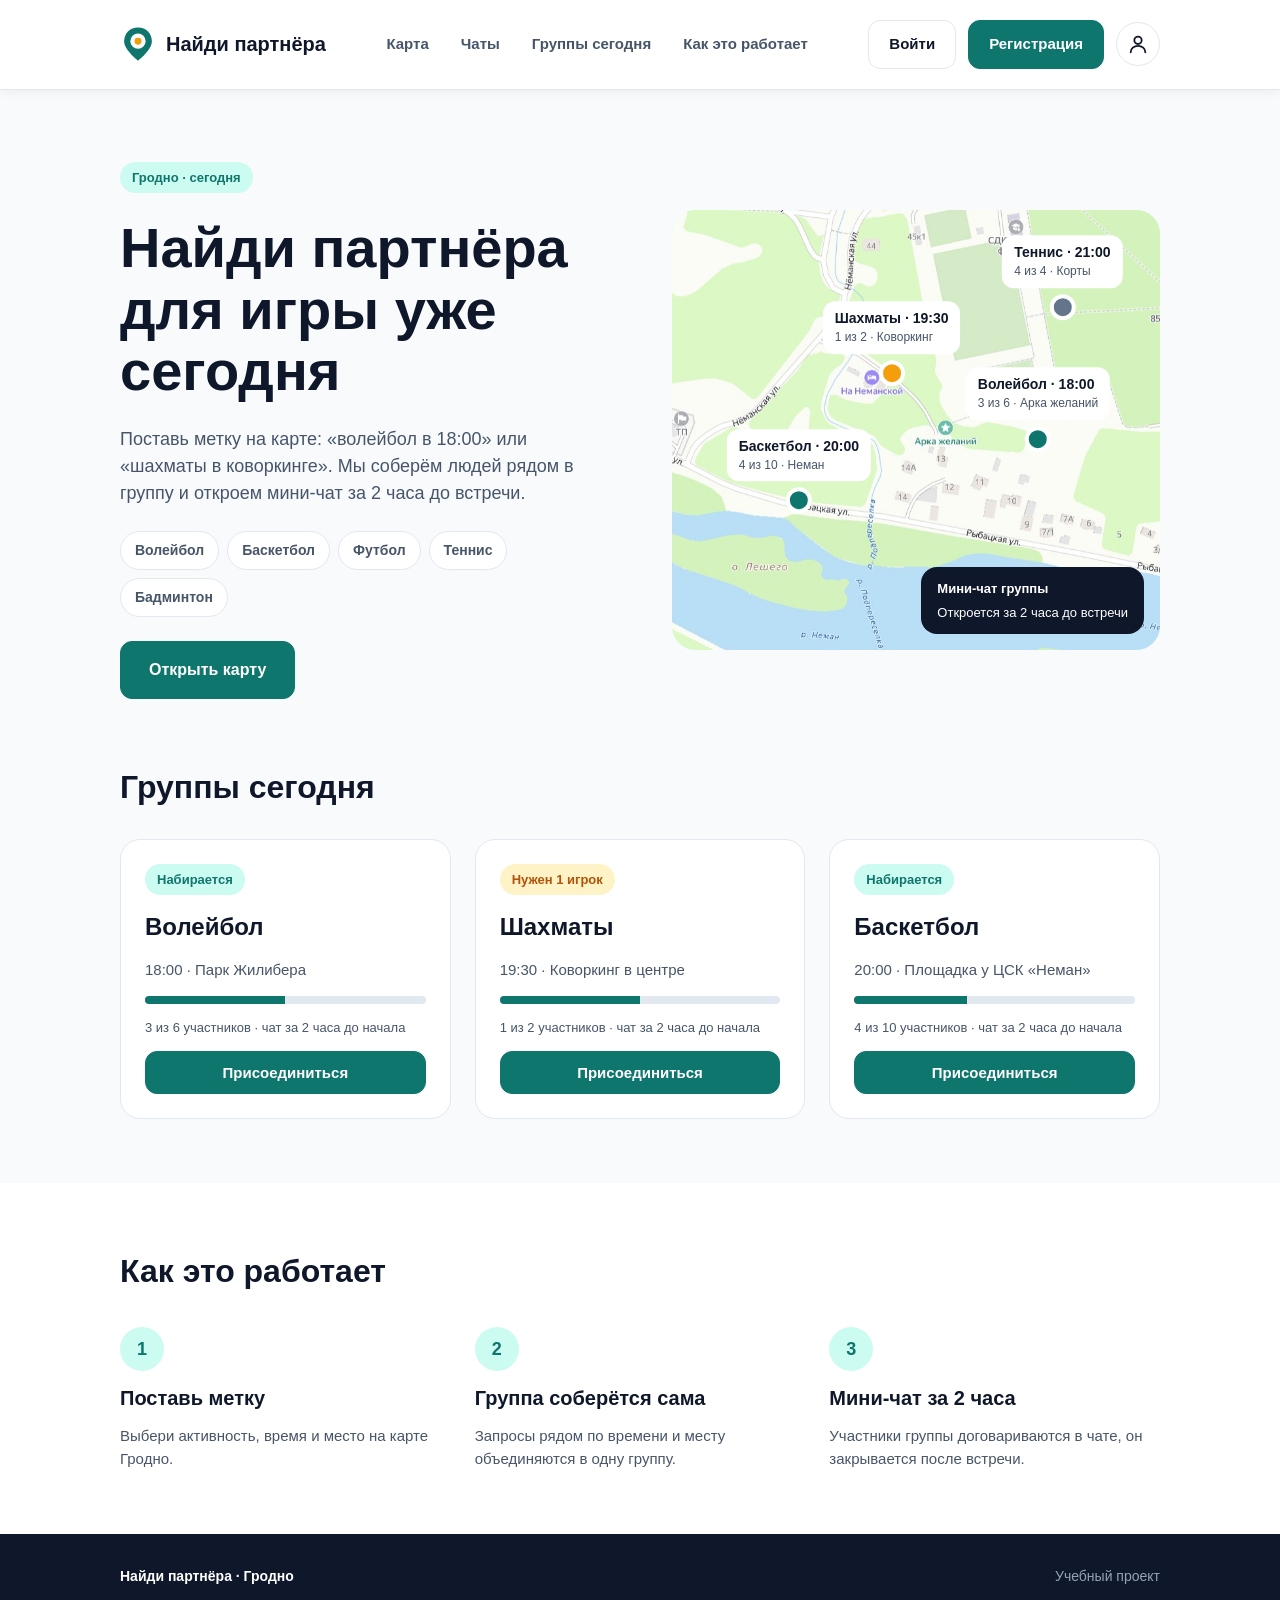
<file: index.html>
<!DOCTYPE html>
<html lang="ru">
<head>
    <meta charset="UTF-8">
    <meta name="viewport" content="width=device-width, initial-scale=1.0">
    <title>Найди партнёра - Гродно</title>
    <link rel="icon" type="image/svg+xml" href="favicon.svg">
    <link rel="stylesheet" href="css/style.css">
</head>
<body>
    <div class="page">
        <header class="header">
            <a class="logo" href="index.html" aria-label="Найди партнёра">
                <svg class="logo__mark" viewBox="0 0 52 52" width="36" height="36" aria-hidden="true">
                    <path class="logo__pin" d="M26 2C14 2 6 11 6 22c0 13 20 28 20 28s20-15 20-28C46 11 38 2 26 2z"></path>
                    <circle class="logo__hole" cx="26" cy="22" r="11"></circle>
                    <circle class="logo__dot" cx="26" cy="22" r="5"></circle>
                </svg>
                <span class="logo__text">Найди партнёра</span>
            </a>

            <input class="burger__input" type="checkbox" id="burger" aria-label="Открыть меню">
            <label class="burger" for="burger">
                <span class="burger__line"></span>
                <span class="burger__line"></span>
                <span class="burger__line"></span>
            </label>

            <nav class="nav">
                <a class="nav__link" href="map.html">Карта</a>
                <a class="nav__link" href="chats.html">Чаты</a>
                <a class="nav__link" href="#groups">Группы сегодня</a>
                <a class="nav__link" href="#how">Как это работает</a>
            </nav>

            <div class="auth">
                <a class="btn btn--outline" href="login.html">Войти</a>
                <a class="btn btn--primary" href="register.html">Регистрация</a>
                <button class="user" type="button" id="userBtn" aria-haspopup="dialog" aria-controls="authDialog" aria-label="Личный кабинет">
                    <svg class="user__icon" viewBox="0 0 24 24" width="22" height="22" fill="none"
                        stroke="currentColor" stroke-width="2" stroke-linecap="round"
                        stroke-linejoin="round" aria-hidden="true">
                        <circle cx="12" cy="8" r="4"></circle>
                        <path d="M4 21c0-4 3.6-7 8-7s8 3 8 7"></path>
                    </svg>
                </button>
            </div>
        </header>

        <main class="main">
            <section class="hero">
                <div class="hero__text">
                    <span class="chip chip--soft">Гродно · сегодня</span>
                    <h1 class="hero__title">Найди партнёра для игры уже сегодня</h1>
                    <p class="hero__lead">
                        Поставь метку на карте: «волейбол в 18:00» или «шахматы в коворкинге».
                        Мы соберём людей рядом в группу и откроем мини-чат за 2 часа до встречи.
                    </p>

                    <ul class="sports">
                        <li class="sports__item">Волейбол</li>
                        <li class="sports__item">Баскетбол</li>
                        <li class="sports__item">Футбол</li>
                        <li class="sports__item">Теннис</li>
                        <li class="sports__item">Бадминтон</li>
                    </ul>

                    <div class="hero__actions">
                        <a class="btn btn--primary btn--lg" href="map.html">Открыть карту</a>
                    </div>

                    
                </div>

                <div class="hero__map">
                    <div class="map">
                        <img class="map__img" src="img/map.jpg" alt="" width="1296" height="672">

                        <div class="pin pin--1" aria-hidden="true">
                            <span class="pin__label">Волейбол · 18:00<br><small>3 из 6 · Арка желаний</small></span>
                            <span class="pin__dot"></span>
                        </div>
                        <div class="pin pin--2" aria-hidden="true">
                            <span class="pin__label">Шахматы · 19:30<br><small>1 из 2 · Коворкинг</small></span>
                            <span class="pin__dot pin__dot--amber"></span>
                        </div>
                        <div class="pin pin--3" aria-hidden="true">
                            <span class="pin__label">Баскетбол · 20:00<br><small>4 из 10 · Неман</small></span>
                            <span class="pin__dot"></span>
                        </div>
                        <div class="pin pin--4" aria-hidden="true">
                            <span class="pin__label">Теннис · 21:00<br><small>4 из 4 · Корты</small></span>
                            <span class="pin__dot pin__dot--full"></span>
                        </div>

                        <div class="map__chat">
                            <strong>Мини-чат группы</strong>
                            <span>Откроется за 2 часа до встречи</span>
                        </div>
                    </div>
                </div>
            </section>
            <section class="groups" id="groups">
                <div class="groups__head">
                    <h2 class="groups__title">Группы сегодня</h2>
                </div>

                <div class="groups__list">
                    <article class="group">
                        <span class="chip chip--soft">Набирается</span>
                        <h3 class="group__name">Волейбол</h3>
                        <p class="group__info">18:00 · Парк Жилибера</p>
                        <div class="progress"><span class="progress__bar" style="width: 50%"></span></div>
                        <p class="group__meta">3 из 6 участников · чат за 2 часа до начала</p>
                        <button class="btn btn--primary group__btn" type="button" data-open-auth>Присоединиться</button>
                    </article>

                    <article class="group">
                        <span class="chip chip--amber">Нужен 1 игрок</span>
                        <h3 class="group__name">Шахматы</h3>
                        <p class="group__info">19:30 · Коворкинг в центре</p>
                        <div class="progress"><span class="progress__bar" style="width: 50%"></span></div>
                        <p class="group__meta">1 из 2 участников · чат за 2 часа до начала</p>
                        <button class="btn btn--primary group__btn" type="button" data-open-auth>Присоединиться</button>
                    </article>

                    <article class="group">
                        <span class="chip chip--soft">Набирается</span>
                        <h3 class="group__name">Баскетбол</h3>
                        <p class="group__info">20:00 · Площадка у ЦСК «Неман»</p>
                        <div class="progress"><span class="progress__bar" style="width: 40%"></span></div>
                        <p class="group__meta">4 из 10 участников · чат за 2 часа до начала</p>
                        <button class="btn btn--primary group__btn" type="button" data-open-auth>Присоединиться</button>
                    </article>
                </div>
            </section>
            <section class="how" id="how">
                <h2 class="how__title">Как это работает</h2>
                <ol class="steps">
                    <li class="step">
                        <span class="step__num">1</span>
                        <h3 class="step__title">Поставь метку</h3>
                        <p class="step__text">Выбери активность, время и место на карте Гродно.</p>
                    </li>
                    <li class="step">
                        <span class="step__num">2</span>
                        <h3 class="step__title">Группа соберётся сама</h3>
                        <p class="step__text">Запросы рядом по времени и месту объединяются в одну группу.</p>
                    </li>
                    <li class="step">
                        <span class="step__num">3</span>
                        <h3 class="step__title">Мини-чат за 2 часа</h3>
                        <p class="step__text">Участники группы договариваются в чате, он закрывается после встречи.</p>
                    </li>
                </ol>
            </section>
        </main>

        <footer class="footer">
            <span class="footer__name">Найди партнёра · Гродно  </span>
            <span class="footer__note">Учебный проект</span>
        </footer>
    </div>
    <script>
        const burger = document.getElementById('burger');
        document.querySelectorAll('.nav a').forEach(function (link) {
            link.addEventListener('click', function () {
                burger.checked = false;
            });
        });
    </script>
    <dialog class="auth-dialog" id="authDialog" aria-labelledby="authDialogTitle">
        <div class="auth-dialog__card">
            <button class="auth-dialog__close" type="button" aria-label="Закрыть" data-close>&times;</button>
            <img class="auth-dialog__logo" src="img/logo.svg" alt="" width="72" height="72">
            <h2 class="auth-dialog__title" id="authDialogTitle">Найди партнёра</h2>
            <p class="auth-dialog__text">
                Войдите или зарегистрируйтесь, чтобы ставить метки на карте Гродно,
                присоединяться к группам и общаться в чате.
            </p>
            <div class="auth-dialog__actions">
                <a class="btn btn--primary btn--lg" href="login.html">Войти</a>
                <a class="btn btn--outline btn--lg" href="register.html">Регистрация</a>
            </div>
        </div>
    </dialog>

    <script src="js/auth-dialog.js"></script>
</body>
</html>
</file>
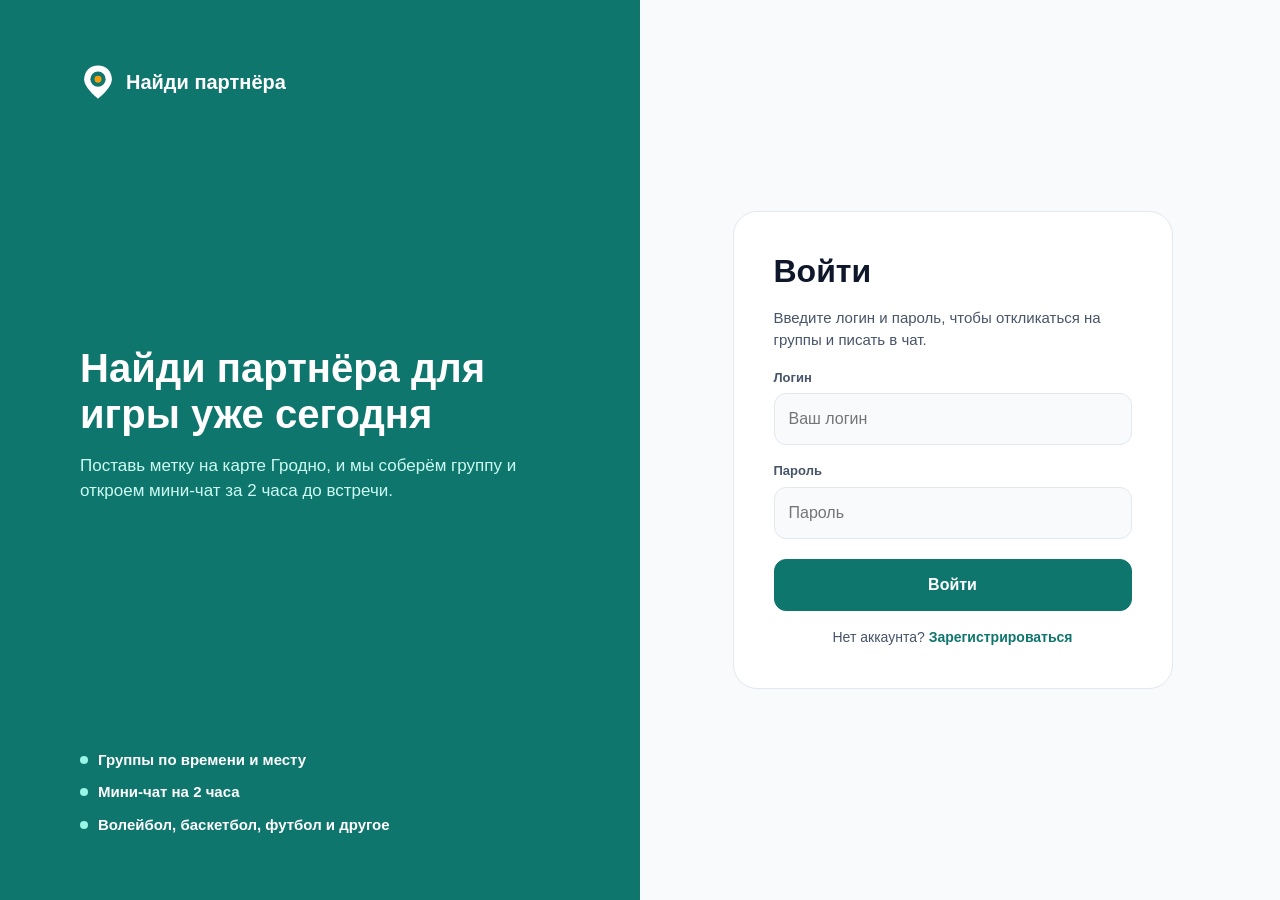
<file: login.html>
<!DOCTYPE html>
<html lang="ru">
<head>
    <meta charset="UTF-8">
    <meta name="viewport" content="width=device-width, initial-scale=1.0">
    <title>Вход - Найди партнёра</title>
    <link rel="icon" type="image/svg+xml" href="favicon.svg">
    <link rel="stylesheet" href="css/style.css">
    <link rel="stylesheet" href="css/auth.css">
</head>
<body>
    <div class="login">
        <aside class="promo">
            <a class="logo" href="index.html">
                <svg class="logo__mark" viewBox="0 0 52 52" width="36" height="36" aria-hidden="true">
                    <path class="logo__pin" d="M26 2C14 2 6 11 6 22c0 13 20 28 20 28s20-15 20-28C46 11 38 2 26 2z"></path>
                    <circle class="logo__hole" cx="26" cy="22" r="11"></circle>
                    <circle class="logo__dot" cx="26" cy="22" r="5"></circle>
                </svg>
                <span class="logo__text">Найди партнёра</span>
            </a>
            <div class="promo__body">
                <p class="promo__title">Найди партнёра для игры уже сегодня</p>
                <p class="promo__text">
                    Поставь метку на карте Гродно, и мы соберём группу
                    и откроем мини-чат за 2 часа до встречи.
                </p>
            </div>
            <ul class="benefits">
                <li class="benefits__item">Группы по времени и месту</li>
                <li class="benefits__item">Мини-чат на 2 часа</li>
                <li class="benefits__item">Волейбол, баскетбол, футбол и другое</li>
            </ul>
        </aside>

        <main class="login__main">
            <div class="card">
                <h1 class="card__title">Войти</h1>
                <p class="card__lead">Введите логин и пароль, чтобы откликаться на группы и писать в чат.</p>
                <form class="form" action="#" method="post">
                    <div class="field">
                        <label class="field__label" for="login">Логин</label>
                        <input class="field__control" id="login" name="login" type="text"
                        placeholder="Ваш логин" autocomplete="username" required>
                    </div>
                    <div class="field">
                        <label class="field__label" for="password">Пароль</label>
                        <input class="field__control" id="password" name="password" type="password"
                            placeholder="Пароль" autocomplete="current-password" required>
                    </div>
                    <button class="btn btn--primary btn--lg" type="submit">Войти</button>
                </form>
                <p class="card__switch">
                    Нет аккаунта?
                    <a class="card__link" href="register.html">Зарегистрироваться</a>
                </p>
            </div>
        </main>
    </div>
</body>
</html>
</file>
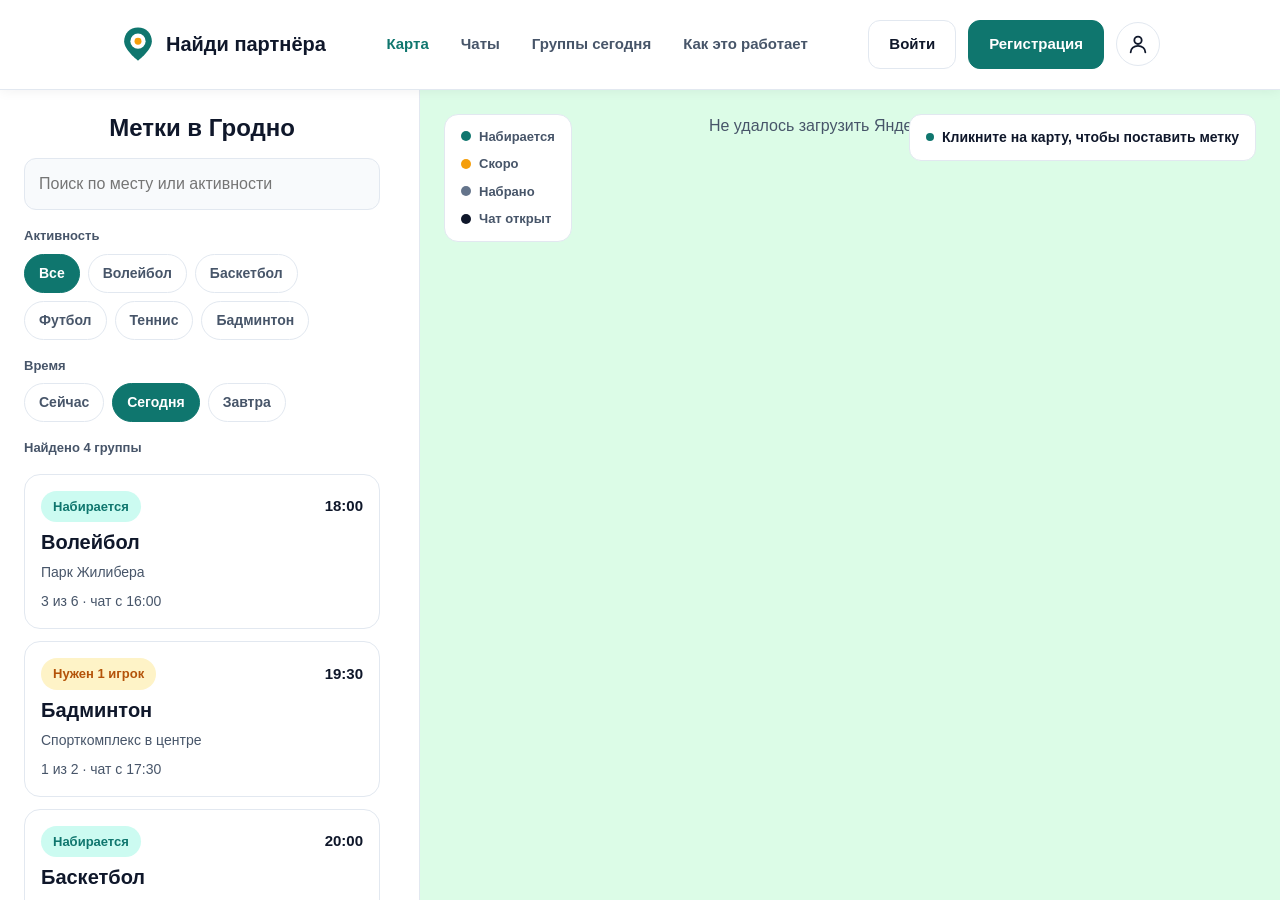
<file: map.html>
<!DOCTYPE html>
<html lang="ru">
<head>
    <meta charset="UTF-8">
    <meta name="viewport" content="width=device-width, initial-scale=1.0">
    <title>Карта - Найди партнёра</title>
    <link rel="icon" type="image/svg+xml" href="favicon.svg">
    <link rel="stylesheet" href="css/style.css">
    <link rel="stylesheet" href="css/map.css">
</head>
<body>
    <div class="page page--map">   
        <header class="header">
            <a class="logo" href="index.html" aria-label="Найди партнёра">
                <svg class="logo__mark" viewBox="0 0 52 52" width="36" height="36" aria-hidden="true">
                    <path class="logo__pin" d="M26 2C14 2 6 11 6 22c0 13 20 28 20 28s20-15 20-28C46 11 38 2 26 2z"></path>
                    <circle class="logo__hole" cx="26" cy="22" r="11"></circle>
                    <circle class="logo__dot" cx="26" cy="22" r="5"></circle>
                </svg>
                <span class="logo__text">Найди партнёра</span>
            </a>

            <input class="burger__input" type="checkbox" id="burger" aria-label="Открыть меню">
            <label class="burger" for="burger">
                <span class="burger__line"></span>
                <span class="burger__line"></span>
                <span class="burger__line"></span>
            </label>

            <nav class="nav">
                <a class="nav__link nav__link--active" href="map.html" aria-current="page">Карта</a>
                <a class="nav__link" href="chats.html">Чаты</a>
                <a class="nav__link" href="index.html#groups">Группы сегодня</a>
                <a class="nav__link" href="index.html#how">Как это работает</a>
            </nav>

            <div class="auth">
                <a class="btn btn--outline" href="login.html">Войти</a>
                <a class="btn btn--primary" href="register.html">Регистрация</a>
                <button class="user" type="button" id="userBtn" aria-haspopup="dialog" aria-controls="authDialog" aria-label="Личный кабинет">
                    <svg class="user__icon" viewBox="0 0 24 24" width="22" height="22" fill="none"
                        stroke="currentColor" stroke-width="2" stroke-linecap="round"
                        stroke-linejoin="round" aria-hidden="true">
                        <circle cx="12" cy="8" r="4"></circle>
                        <path d="M4 21c0-4 3.6-7 8-7s8 3 8 7"></path>
                    </svg>
                </button>
            </div>
        </header>

        <main class="main map-page">
            <aside class="sidebar">
                <h1 class="sidebar__title">Метки в Гродно</h1>

                <input class="field__control" type="search" name="q"
                    placeholder="Поиск по месту или активности" aria-label="Поиск по месту или активности">

                <div class="filters">
                    <div class="filters__group" role="radiogroup" aria-labelledby="f-sport">
                        <span class="filters__title" id="f-sport">Активность</span>
                        <div class="filters__row">
                            <label class="filter">
                                <input class="filter__input" type="radio" name="sport" value="all" checked>
                                <span class="filter__text">Все</span>
                            </label>
                            <label class="filter">
                                <input class="filter__input" type="radio" name="sport" value="volleyball">
                                <span class="filter__text">Волейбол</span>
                            </label>
                            <label class="filter">
                                <input class="filter__input" type="radio" name="sport" value="basketball">
                                <span class="filter__text">Баскетбол</span>
                            </label>
                            <label class="filter">
                                <input class="filter__input" type="radio" name="sport" value="football">
                                <span class="filter__text">Футбол</span>
                            </label>
                            <label class="filter">
                                <input class="filter__input" type="radio" name="sport" value="tennis">
                                <span class="filter__text">Теннис</span>
                            </label>
                            <label class="filter">
                                <input class="filter__input" type="radio" name="sport" value="badminton">
                                <span class="filter__text">Бадминтон</span>
                            </label>
                        </div>
                    </div>

                    <div class="filters__group" role="radiogroup" aria-labelledby="f-time">
                        <span class="filters__title" id="f-time">Время</span>
                        <div class="filters__row">
                            <label class="filter">
                                <input class="filter__input" type="radio" name="time" value="now">
                                <span class="filter__text">Сейчас</span>
                            </label>
                            <label class="filter">
                                <input class="filter__input" type="radio" name="time" value="today" checked>
                                <span class="filter__text">Сегодня</span>
                            </label>
                            <label class="filter">
                                <input class="filter__input" type="radio" name="time" value="tomorrow">
                                <span class="filter__text">Завтра</span>
                            </label>
                        </div>
                    </div>
                </div>

                <p class="sidebar__count">Найдено 4 группы</p>

                <ul class="results">
                    <li class="results__item" data-sport="volleyball">
                        <a data-group="1" class="result" href="#popup">
                            <span class="result__row">
                                <span class="chip chip--soft">Набирается</span>
                                <span class="result__time">18:00</span>
                            </span>
                            <span class="result__name">Волейбол</span>
                            <span class="result__text">Парк Жилибера</span>
                            <span class="result__text">3 из 6 · чат с 16:00</span>
                        </a>
                    </li>
                    <li class="results__item" data-sport="badminton">
                        <a data-group="2" class="result" href="#popup">
                            <span class="result__row">
                                <span class="chip chip--amber">Нужен 1 игрок</span>
                                <span class="result__time">19:30</span>
                            </span>
                            <span class="result__name">Бадминтон</span>
                            <span class="result__text">Спорткомплекс в центре</span>
                            <span class="result__text">1 из 2 · чат с 17:30</span>
                        </a>
                    </li>
                    <li class="results__item" data-sport="basketball">
                        <a data-group="3" class="result" href="#popup">
                            <span class="result__row">
                                <span class="chip chip--soft">Набирается</span>
                                <span class="result__time">20:00</span>
                            </span>
                            <span class="result__name">Баскетбол</span>
                            <span class="result__text">Площадка у ЦСК «Неман»</span>
                            <span class="result__text">4 из 10 · чат с 18:00</span>
                        </a>
                    </li>
                    <li class="results__item" data-sport="tennis">
                        <a data-group="4" class="result" href="#popup">
                            <span class="result__row">
                                <span class="chip chip--full">Набрано</span>
                                <span class="result__time">21:00</span>
                            </span>
                            <span class="result__name">Теннис</span>
                            <span class="result__text">Корты на Фолюш</span>
                            <span class="result__text">4 из 4 · чат с 19:00</span>
                        </a>
                    </li>
                </ul>
            </aside>

            <section class="map-area" aria-label="Карта">
                <div class="map-area__canvas" id="map" role="application" aria-label="Карта Гродно с метками"></div>

                <p class="map-area__hint">Кликните на карту, чтобы поставить метку</p>

                <ul class="legend" aria-label="Обозначения на карте">
                    <li class="legend__item"><span class="legend__dot legend__dot--primary"></span>Набирается</li>
                    <li class="legend__item"><span class="legend__dot legend__dot--accent"></span>Скоро</li>
                    <li class="legend__item"><span class="legend__dot legend__dot--full"></span>Набрано</li>
                    <li class="legend__item"><span class="legend__dot legend__dot--ink"></span>Чат открыт</li>
                </ul>
            </section>

        </main>
    </div>

    <script src="https://api-maps.yandex.ru/v3/?apikey=1e3ed427-2f0c-4e97-90f7-6714844643f2&lang=ru_RU"></script>
    <script src="js/map.js"></script>
    <script>
        const burger = document.getElementById('burger');
        document.querySelectorAll('.nav a').forEach(function (link) {
            link.addEventListener('click', function () {
                burger.checked = false;
            });
        });
    </script>
    <dialog class="auth-dialog" id="authDialog" aria-labelledby="authDialogTitle">
        <div class="auth-dialog__card">
            <button class="auth-dialog__close" type="button" aria-label="Закрыть" data-close>&times;</button>
            <img class="auth-dialog__logo" src="img/logo.svg" alt="" width="72" height="72">
            <h2 class="auth-dialog__title" id="authDialogTitle">Найди партнёра</h2>
            <p class="auth-dialog__text">
                Войдите или зарегистрируйтесь, чтобы ставить метки на карте Гродно,
                присоединяться к группам и общаться в чате.
            </p>
            <div class="auth-dialog__actions">
                <a class="btn btn--primary btn--lg" href="login.html">Войти</a>
                <a class="btn btn--outline btn--lg" href="register.html">Регистрация</a>
            </div>
        </div>
    </dialog>

    <script src="js/auth-dialog.js"></script>
</body>
</html>
</file>
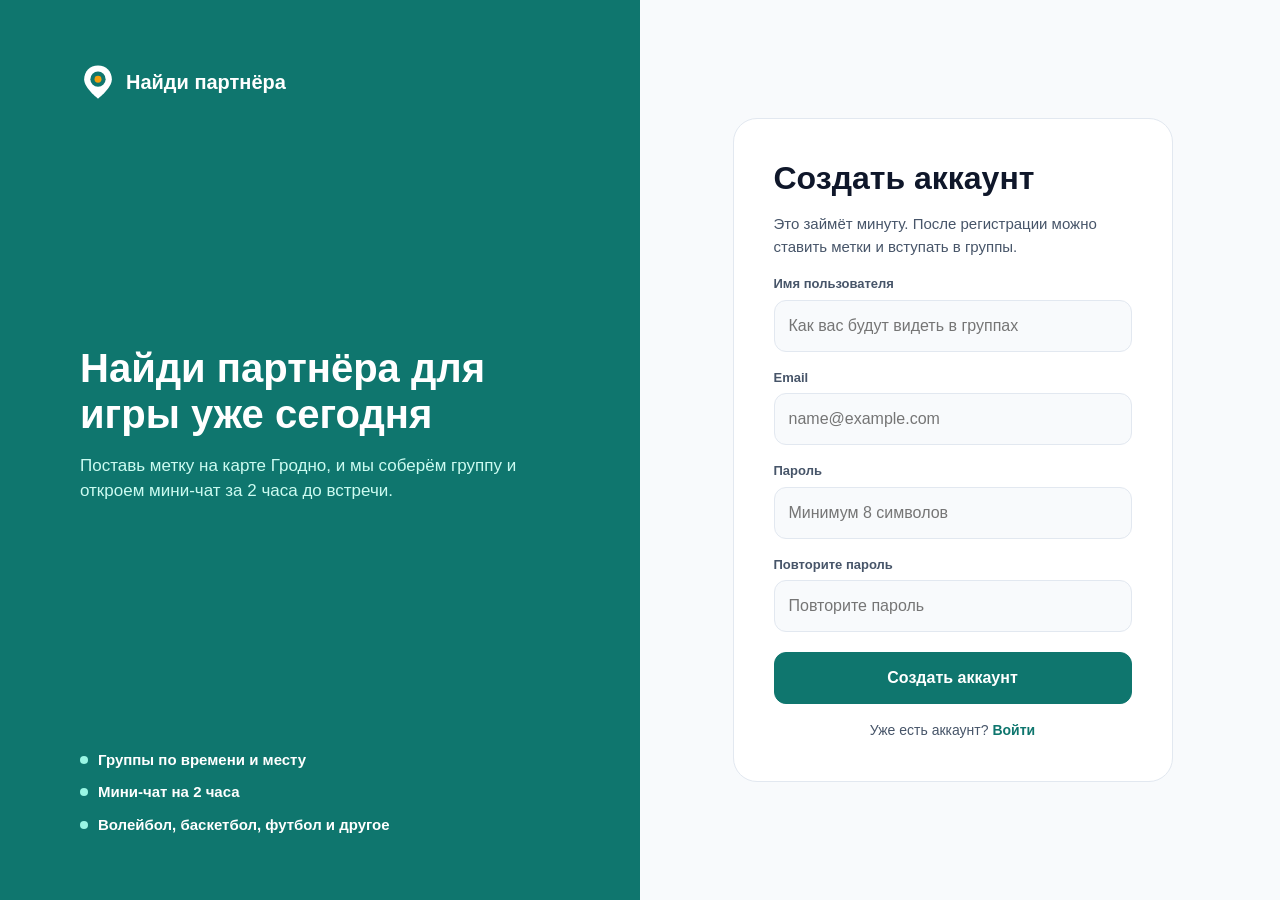
<file: register.html>
<!DOCTYPE html>
<html lang="ru">
<head>
    <meta charset="UTF-8">
    <meta name="viewport" content="width=device-width, initial-scale=1.0">
    <title>Регистрация - Найди партнёра</title>
    <link rel="icon" type="image/svg+xml" href="favicon.svg">
    <link rel="stylesheet" href="css/style.css">
    <link rel="stylesheet" href="css/auth.css">
</head>
<body>
    <div class="login">
        <aside class="promo">
            <a class="logo" href="index.html">
                <svg class="logo__mark" viewBox="0 0 52 52" width="36" height="36" aria-hidden="true">
                    <path class="logo__pin" d="M26 2C14 2 6 11 6 22c0 13 20 28 20 28s20-15 20-28C46 11 38 2 26 2z"></path>
                    <circle class="logo__hole" cx="26" cy="22" r="11"></circle>
                    <circle class="logo__dot" cx="26" cy="22" r="5"></circle>
                </svg>
                <span class="logo__text">Найди партнёра</span>
            </a>
            <div class="promo__body">
                <p class="promo__title">Найди партнёра для игры уже сегодня</p>
                <p class="promo__text">
                    Поставь метку на карте Гродно, и мы соберём группу
                    и откроем мини-чат за 2 часа до встречи.
                </p>
            </div>
            <ul class="benefits">
                <li class="benefits__item">Группы по времени и месту</li>
                <li class="benefits__item">Мини-чат на 2 часа</li>
                <li class="benefits__item">Волейбол, баскетбол, футбол и другое</li>
            </ul>
        </aside>

        <main class="login__main">
            <div class="card">
                <h1 class="card__title">Создать аккаунт</h1>
                <p class="card__lead">
                    Это займёт минуту. После регистрации можно ставить метки и вступать в группы.
                </p>
                <form class="form" action="#" method="post">
                    <div class="field">
                        <label class="field__label" for="username">Имя пользователя</label>
                        <input class="field__control" id="username" name="username" type="text"
                            placeholder="Как вас будут видеть в группах" autocomplete="username" required>
                    </div>

                    <div class="field">
                        <label class="field__label" for="email">Email</label>
                        <input class="field__control" id="email" name="email" type="email"
                            placeholder="name@example.com" autocomplete="email" required>
                    </div>

                    <div class="field">
                        <label class="field__label" for="password">Пароль</label>
                        <input class="field__control" id="password" name="password" type="password"
                            placeholder="Минимум 8 символов" minlength="8"
                            autocomplete="new-password" required>
                    </div>

                    <div class="field">
                        <label class="field__label" for="password2">Повторите пароль</label>
                        <input class="field__control" id="password2" name="password2" type="password"
                            placeholder="Повторите пароль" minlength="8"
                            autocomplete="new-password" required>
                    </div>

                    <button class="btn btn--primary btn--lg" type="submit">Создать аккаунт</button>
                </form>

                <p class="card__switch">
                    Уже есть аккаунт? <a class="card__link" href="login.html">Войти</a>
                </p>
            </div>
        </main>
    </div>
</body>
</html>
</file>
<file: css/style.css>
:root {
    --ink: #0F172A;
    --muted: #475569;
    --primary: #0F766E;
    --soft: #CCFBF1;
    --accent: #F59E0B;
    --full: #64748B;
    --bg: #F8FAFC;
    --border: #E2E8F0;
}

* {
    box-sizing: border-box;
}

.page {
    min-height: 100vh;
    display: flex;
    flex-direction: column;
}

.main {
    flex: 1;
}

body {
    margin: 0;
    font-family: Inter, "Segoe UI", Arial, sans-serif;
    font-size: 16px;
    line-height: 1.5;
    color: var(--ink);
    background: var(--bg);
}

html {
    scroll-behavior: smooth;
    scroll-padding-top: 100px;
}

@media (prefers-reduced-motion: reduce) {
    html {
        scroll-behavior: auto;
    }
}

.header {
    position: sticky;
    top: 0;
    z-index: 100;
    display: flex;
    justify-content: space-between;
    align-items: center;
    gap: 24px;
    padding: 20px 120px; 
    border-bottom: 1px solid var(--border);
    background: #fff;
    box-shadow: 0 1px 12px rgba(15, 23, 42, 0.06);
}

.logo {
    display: flex;
    align-items: center;
    gap: 10px; 
    color: var(--ink);
    font-size: 20px;
    font-weight: 700;
    text-decoration: none;
}

.logo__mark {
    flex-shrink: 0;
    width: 36px;
    height: 36px;
}

.logo__pin {
    fill: var(--primary);
}

.logo__hole {
    fill: #fff;
}

.logo__dot {
    fill: var(--accent);
}

.nav {
    display: flex;
    gap: 32px;
}

.nav__link {
    color: var(--muted);
    font-size: 15px;
    font-weight: 600;
    text-decoration: none;
    white-space: nowrap;
}

.nav__link:hover {
    color: var(--primary);
}

.auth {
    display: flex;
    align-items: center;
    gap: 12px;
}

.btn {
    display: inline-flex;
    align-items: center;
    justify-content: center;
    padding: 12px 20px;
    border: 1px solid var(--border);
    border-radius: 12px;
    font-family: inherit;
    font-size: 15px;
    font-weight: 600;
    text-decoration: none;
    cursor: pointer;
}

.btn--primary {
    border-color: var(--primary);
    background: var(--primary);
    color: #fff;
}

.btn--outline {
    background: #fff;
    color: var(--ink);
}

.btn--lg {
    padding: 16px 28px;
    font-size: 16px;
}

.hero {
    display: flex;
    align-items: center;
    gap: 64px;
    padding: 72px 120px 32px;
}

.hero__text {
    flex: 1;
    display: flex;
    flex-direction: column;
    align-items: flex-start;
    gap: 24px;
}

.hero__map {
    flex: 1;
}

.hero__title {
    margin: 0;
    font-size: 56px;
    line-height: 1.1;
}

.hero__lead {
    margin: 0;
    max-width: 520px;
    font-size: 18px;
    color: var(--muted);
}

.hero__actions {
    display: flex;
    gap: 12px;
}

.chip {
    display: inline-flex;
    padding: 6px 12px;
    border-radius: 20px;
    font-size: 13px;
    font-weight: 600;
}

.chip--soft {
    background: var(--soft);
    color: var(--primary);
}

.sports {
    display: flex;
    flex-wrap: wrap;
    gap: 8px;
    margin: 0;
    padding: 0;
    list-style: none;
}

.sports__item {
    padding: 8px 14px;
    border: 1px solid var(--border);
    border-radius: 20px;
    background: #fff;
    font-size: 14px;
    font-weight: 600;
    color: var(--muted);
}

.map {
    position: relative;
    height: 440px;
    overflow: hidden;
    border-radius: 24px;
    background: #DCFCE7;
}

.map__img {
    position: absolute;
    top: 0;
    left: 0;
    width: 100%;
    height: 100%;
    object-fit: cover;
}

.pin {
    position: absolute;
    display: flex;
    flex-direction: column;
    align-items: center;
    gap: 6px;
    color: var(--ink);
    pointer-events: none;
    user-select: none;
    transform: translate(-50%, calc(-100% + 13px));
}

.pin--1 { top: 52%;   left: 75%; }
.pin--2 { top: 37%; left: 45%; }
.pin--3 { top: 66%;   left: 26%; }
.pin--4 { top: 22%;   left: 80%; }

.pin__label {
    padding: 8px 12px;
    border-radius: 12px;
    background: #fff;
    font-size: 14px;
    font-weight: 600;
    line-height: 1.3;
    white-space: nowrap;
}

.pin__label small {
    font-size: 12px;
    font-weight: 400;
    color: var(--muted);
}

.pin__dot {
    width: 26px;
    height: 26px;
    border: 4px solid #fff;
    border-radius: 50%;
    background: var(--primary);
}

.pin__dot--full {
    background: var(--full);
}

.pin__dot--amber {
    background: var(--accent);
}

.map__chat {
    position: absolute;
    right: 16px;
    bottom: 16px;
    display: flex;
    flex-direction: column;
    gap: 4px;
    padding: 12px 16px;
    border-radius: 16px;
    background: var(--ink);
    color: #fff;
    font-size: 13px;
}

.field {
    flex: 1;
    display: flex;
    flex-direction: column;
    gap: 6px;
    min-width: 0;
}

.field__label {
    font-size: 13px;
    font-weight: 600;
    color: var(--muted);
}

.field__control {
    flex: 1;
    width: 100%;
    min-width: 0;
    padding: 13px 14px;
    border: 1px solid var(--border);
    border-radius: 12px;
    background: var(--bg);
    font: inherit;
    color: var(--ink);
}

.field__control:focus {
    outline: 2px solid var(--primary);
    outline-offset: 1px;
}

.groups {
    display: flex;
    flex-direction: column;
    gap: 28px;
    padding: 32px 120px 64px;
}

.groups__head {
    display: flex;
    justify-content: space-between;
    align-items: center;
}

.groups__title {
    margin: 0;
    font-size: 32px;
}

.groups__list {
    display: grid;
    grid-template-columns: repeat(auto-fit, minmax(260px, 1fr));
    gap: 24px;
}

.group {
    display: flex;
    flex-direction: column;
    align-items: flex-start;
    gap: 14px;
    padding: 24px;
    border: 1px solid var(--border);
    border-radius: 20px;
    background: #fff;
}

.group__name {
    margin: 0;
    font-size: 24px;
}

.group__info,
.group__meta {
    margin: 0;
    color: var(--muted);
}

.group__info { font-size: 15px; }
.group__meta { font-size: 13px; }

.group__btn {
    align-self: stretch;
    margin-top: auto;
}

.chip--amber {
    background: #FEF3C7;
    color: #B45309;
}

.chip--full {
    background: #E2E8F0;
    color: #475569;
}

.progress {
    align-self: stretch;
    height: 8px;
    overflow: hidden;
    border-radius: 4px;
    background: var(--border);
}

.progress__bar {
    display: block;
    height: 100%;
    background: var(--primary);
}

.how {
    display: flex;
    flex-direction: column;
    gap: 32px;
    padding: 64px 120px;
    background: #fff;
}

.how__title {
    margin: 0;
    font-size: 32px;
}

.steps {
    display: flex;
    flex-wrap: wrap;
    gap: 24px;
    margin: 0;
    padding: 0;
    list-style: none;
}

.step {
    flex: 1 1 240px;
    display: flex;
    flex-direction: column;
    align-items: flex-start;
    gap: 12px;
}

.step__num {
    display: flex;
    align-items: center;
    justify-content: center;
    width: 44px;
    height: 44px;
    border-radius: 50%;
    background: var(--soft);
    color: var(--primary);
    font-size: 18px;
    font-weight: 700;
}

.step__title {
    margin: 0;
    font-size: 20px;
}

.step__text {
    margin: 0;
    max-width: 340px;
    font-size: 15px;
    color: var(--muted);
}

.footer {
    display: flex;
    justify-content: space-between;
    align-items: center;
    padding: 32px 120px;
    background: var(--ink);
    color: #fff;
    font-size: 14px;
}

.footer__name {
    font-weight: 600;
}

.footer__note {
    color: #94A3B8;
}

.burger,
.burger__input {
    display: none;
}

.user {
    display: flex;
    padding: 0;
    font: inherit;
    cursor: pointer;
    align-items: center;
    justify-content: center;
    width: 44px;
    height: 44px;
    border: 1px solid var(--border);
    border-radius: 50%;
    background: #fff;
    color: var(--ink);
    font-weight: 600;
    text-decoration: none;
}

.user:hover {
    color: var(--primary);
}

@media (max-width: 1199px) {
    .header,
    .hero,
    .groups,
    .how,
    .footer {
        padding-left: 40px;
        padding-right: 40px;
    }

    .hero {
        flex-direction: column;
        align-items: stretch;
        gap: 24px;
    }

    .hero__text {
        display: contents;
    }

    .hero__map {
        flex: none;
    }

    .hero .chip {
        order: 1;
        align-self: flex-start;
    }

    .hero__title {
        order: 2;
    }

    .hero__lead {
        order: 3;
    }

    .hero__map {
        order: 4;
    }

    .sports {
        order: 5;
    }

    .hero__actions {
        order: 6;
    }

    .hero__title {
        font-size: 44px;
    }

    .field {
        flex: none;
    }

    .header {
        position: sticky;
        justify-content: flex-start;
    }

    .auth {
        margin-left: auto;
    }

    .burger {
        order: 3;
        display: flex;
        flex-direction: column;
        justify-content: center;
        gap: 5px;
        width: 44px;
        height: 44px;
        padding: 0 10px;
        border: 1px solid var(--border);
        border-radius: 12px;
        cursor: pointer;
    }

    .burger__input {
        display: block;
        position: absolute;
        width: 1px;
        height: 1px;
        opacity: 0;
        pointer-events: none;
    }

    .burger__line {
        height: 3px;
        border-radius: 2px;
        background: var(--ink);
        transition: transform 0.2s, opacity 0.2s;
    }

    .burger__input:focus-visible + .burger {
        outline: 2px solid var(--primary);
        outline-offset: 2px;
    }

    .burger__input:checked + .burger .burger__line:nth-child(1) {
        transform: translateY(8px) rotate(45deg);
    }

    .burger__input:checked + .burger .burger__line:nth-child(2) {
        opacity: 0;
    }

    .burger__input:checked + .burger .burger__line:nth-child(3) {
        transform: translateY(-8px) rotate(-45deg);
    }

    .nav {
        display: none;
        position: absolute;
        top: 100%;
        left: 0;
        right: 0;
        z-index: 10;
        flex-direction: column;
        gap: 0;
        padding: 8px 40px 16px;
        border-bottom: 1px solid var(--border);
        background: #fff;
        box-shadow: 0 12px 24px rgba(15, 23, 42, 0.08);
    }

    .burger__input:checked ~ .nav {
        display: flex;
    }

    .nav__link {
        padding: 14px 0;
        border-bottom: 1px solid var(--border);
        font-size: 16px;
    }

    .nav__link:last-child {
        border-bottom: none;
    }

}

@media (max-width: 767px) {
    html {
        scroll-padding-top: 80px;
    }

    .header,
    .hero,
    .groups,
    .how,
    .footer {
        padding-left: 16px;
        padding-right: 16px;
    }

    .header {
        gap: 8px;
        padding-top: 12px;
        padding-bottom: 12px;
    }

    .nav {
        padding-left: 16px;
        padding-right: 16px;
    }

    .logo {
        font-size: 18px;
    }

    .auth {
        gap: 8px;
    }

    .auth .btn {
        padding: 8px 12px;
        font-size: 14px;
    }

    .user,
    .burger {
        width: 40px;
        height: 40px;
    }

    .burger {
        gap: 4px;
        padding: 0 9px;
    }

    .burger__input:checked + .burger .burger__line:nth-child(1) {
        transform: translateY(7px) rotate(45deg);
    }

    .burger__input:checked + .burger .burger__line:nth-child(3) {
        transform: translateY(-7px) rotate(-45deg);
    }

    .hero {
        gap: 20px;
        padding-top: 8px;
        padding-bottom: 32px;
    }

    .hero__title {
        font-size: 34px;
    }

    .hero__lead {
        font-size: 16px;
    }

    .hero__actions {
        flex-direction: column;
        align-self: stretch;
    }

    .map {
        height: 300px;
    }

    .pin__label small {
        display: none;
    }

    .field {
        flex: none;
    }

    .groups,
    .how {
        padding-top: 40px;
        padding-bottom: 40px;
    }

    .groups {
        padding-top: 24px;
    }

    .groups__title,
    .how__title {
        font-size: 26px;
    }

    .footer {
        flex-direction: column;
        align-items: flex-start;
        gap: 4px;
    }
}

@media (max-width: 480px) {
    .map {
        height: 340px;
    }

    .header .logo__text {
        display: none;
    }

    .header {
        gap: 6px;
    }

    .auth {
        gap: 6px;
    }

    .auth .btn {
        padding: 8px 10px;
        font-size: 13px;
    }
}

.user:focus-visible {
    outline: 2px solid var(--primary);
    outline-offset: 2px;
}

.auth-dialog {
    width: min(92vw, 400px);
    padding: 0; 
    border: 0;
    border-radius: 24px;
    background: #fff;
    color: var(--ink);
    box-shadow: 0 24px 60px rgba(15, 23, 42, 0.25);
}

.auth-dialog::backdrop {
    background: rgba(15, 23, 42, 0.55);
}

.auth-dialog[open] {
    animation: auth-pop 0.28s cubic-bezier(0.2, 0.9, 0.3, 1.25);
}

@keyframes auth-pop {
    from {
        opacity: 0;
        transform: translateY(24px) scale(0.9);
    }
    to {
        opacity: 1;
        transform: none;
    }
}

.auth-dialog__card {
    position: relative;
    display: flex;
    flex-direction: column;
    align-items: center;
    gap: 12px;
    padding: 40px 32px 32px;
    text-align: center;
}

.auth-dialog__logo {
    width: 72px;
    height: 72px;
}

.auth-dialog__title {
    margin: 0;
    font-size: 28px;
    line-height: 1.2;
}

.auth-dialog__text {
    margin: 0;
    font-size: 15px;
    color: var(--muted);
}

.auth-dialog__actions {
    align-self: stretch;
    display: flex;
    flex-direction: column;
    gap: 10px;
    margin-top: 12px;
}

.auth-dialog__close {
    position: absolute;
    top: 12px;
    right: 12px;
    width: 36px;
    height: 36px;
    border: 0;
    border-radius: 50%;
    background: transparent;
    color: var(--muted);
    font-size: 26px;
    line-height: 1;
    cursor: pointer;
}

.auth-dialog__close:hover {
    background: var(--bg);
    color: var(--ink);
}

body:has(.auth-dialog[open]) {
    overflow: hidden;
}

@media (prefers-reduced-motion: reduce) {
    .auth-dialog[open] {
        animation: none;
    }
}
</file>
<file: css/auth.css>
html:has(.login) {
    scrollbar-gutter: stable;
}

.login {
    min-height: 100vh;
    display: flex;
}

.login__main {
    flex: 1;
    display: flex;
    align-items: center;
    justify-content: center;
    padding: 48px 24px;
}

.promo {
    position: sticky;
    top: 0;
    align-self: flex-start;
    height: 100vh;
    flex: 0 0 640px;
    display: flex;
    flex-direction: column;
    justify-content: space-between;
    gap: 48px;
    padding: 64px 80px;
    background: var(--primary);
    color: #fff;
}

.promo .logo {
    align-self: flex-start;
    color: #fff;
}

.promo .logo__pin {
    fill: #fff;
}

.promo .logo__hole {
    fill: var(--primary);
}

.promo__body {
    display: flex;
    flex-direction: column;
    gap: 16px;
}

.promo__title {
    margin: 0;
    max-width: 480px;
    font-size: 40px;
    font-weight: 700;
    line-height: 1.15;
}

.promo__text {
    margin: 0;
    max-width: 460px;
    font-size: 17px;
    color: var(--soft);
}

.benefits {
    display: flex;
    flex-direction: column;
    gap: 10px;
    margin: 0;
    padding: 0;
    list-style: none;
}

.benefits__item {
    display: flex;
    align-items: center;
    gap: 10px;
    font-size: 15px;
    font-weight: 600;
}

.benefits__item::before {
    content: "";
    flex: none;
    width: 8px;
    height: 8px;
    border-radius: 50%;
    background: #99F6E4;
}

.card {
    width: 100%;
    max-width: 440px;
    display: flex;
    flex-direction: column;
    gap: 16px;
    padding: 40px;
    border: 1px solid var(--border);
    border-radius: 24px;
    background: #fff;
}

.card__title {
    margin: 0;
    font-size: 32px;
    line-height: 1.2;
}

.card__lead {
    margin: 0;
    font-size: 15px;
    color: var(--muted);
}

.form {
    display: flex;
    flex-direction: column;
    gap: 16px;
}

.form .field {
    flex: none;
}

.form .btn {
    margin-top: 4px;
}

.card__switch {
    margin: 0;
    text-align: center;
    font-size: 14px;
    color: var(--muted);
}

.card__link {
    font-weight: 600;
    color: var(--primary);
    text-decoration: none;
}

.card__link:hover {
    text-decoration: underline;
}

@media (max-width: 1023px) {
    .promo {
        flex: 0 0 360px;
        padding: 48px 40px;
    }

    .promo__title {
        font-size: 32px;
    }
}

@media (max-width: 767px) {
    .login {
        flex-direction: column;
    }

    .promo {
        position: static;
        align-self: stretch;
        height: auto;
        flex: none;
        gap: 20px;
        padding: 24px 16px;
    }

    .promo__title {
        font-size: 26px;
    }

    .promo__text,
    .benefits {
        display: none;
    }

    .login__main {
        align-items: flex-start;
        padding: 24px 16px 40px;
    }

    .card {
        padding: 28px 20px;
    }
}

@media (max-width: 400px) {
    .card {
        padding: 24px 16px;
        border-radius: 20px;
    }

    .card__title {
        font-size: 28px;
    }
}
</file>
<file: css/map.css>
.nav__link--active {
    color: var(--primary);
}

.map-page {
    display: flex;
}

.sidebar {
    flex: 0 0 420px;
    display: flex;
    flex-direction: column;
    gap: 16px;
    padding: 24px;
    border-right: 1px solid var(--border);
    background: #fff;
}

.sidebar__title {
    text-align: center;
    margin: 0;
    font-size: 24px;
    line-height: 1.2;
}

.sidebar__count {
    margin: 0;
    font-size: 13px;
    font-weight: 600;
    color: var(--muted);
}

.sidebar .field__control {
    flex: none;
}

.filters {
    display: flex;
    flex-direction: column;
    gap: 16px;
}

.filters__group {
    display: flex;
    flex-direction: column;
    gap: 8px;
}

.filters__title {
    font-size: 13px;
    font-weight: 600;
    color: var(--muted);
}

.filters__row {
    display: flex;
    flex-wrap: wrap;
    gap: 8px;
}

.filter {
    position: relative;
    cursor: pointer;
}

.filter__input {
    position: absolute;
    width: 1px;
    height: 1px;
    opacity: 0;
}

.filter__text {
    display: inline-flex;
    padding: 8px 14px;
    border: 1px solid var(--border);
    border-radius: 20px;
    background: #fff;
    font-size: 14px;
    font-weight: 600;
    color: var(--muted);
}

.filter:hover .filter__text {
    border-color: var(--primary);
}

.filter__input:checked + .filter__text {
    border-color: var(--primary);
    background: var(--primary);
    color: #fff;
}

.filter__input:focus-visible + .filter__text {
    outline: 2px solid var(--primary);
    outline-offset: 2px;
}

.results {
    display: flex;
    flex-direction: column;
    gap: 12px;
    margin: 0;
    padding: 0;
    list-style: none;
}

.result {
    display: flex;
    flex-direction: column;
    gap: 8px;
    padding: 16px;
    border: 1px solid var(--border);
    border-radius: 16px;
    background: #fff;
    color: var(--ink);
    text-decoration: none;
}

.result:hover {
    border-color: var(--primary);
}

.result--active {
    border-color: var(--primary);
    background: #F0FDFA;
    box-shadow: inset 0 0 0 1px var(--primary);
}

.result__row {
    display: flex;
    justify-content: space-between;
    align-items: center;
}

.result__time {
    font-size: 15px;
    font-weight: 700;
}

.result__name {
    font-size: 20px;
    font-weight: 700;
    line-height: 1.2;
}

.result__text {
    font-size: 14px;
    color: var(--muted);
}

.map-area {
    position: relative;
    flex: 1;
    min-height: 680px;
    overflow: hidden;
    background: #DCFCE7;
}

.map-area__canvas {
    position: absolute;
    top: 0;
    right: 0;
    bottom: 0;
    left: 0;
    z-index: 0;
    font: inherit;
}

.map-area__canvas,
.map-area__canvas * {
    cursor: grab !important;
}

.map-area__canvas .ypin,
.map-area__canvas button,
.map-area__canvas a,
.map-area__canvas [role="button"] {
    cursor: pointer !important;
}

.map-area__canvas .ypopup,
.map-area__canvas .ypopup * {
    cursor: default !important;
}

.map-area__canvas .ypopup button {
    cursor: pointer !important;
}

.map-area__canvas.is-dragging,
.map-area__canvas.is-dragging * {
    cursor: grabbing !important;
}

.map-area__hint {
    position: absolute;
    top: 24px;
    right: 24px;
    z-index: 2;
    display: flex;
    align-items: center;
    gap: 8px;
    margin: 0;
    padding: 12px 16px;
    border: 1px solid var(--border);
    border-radius: 12px;
    background: #fff;
    font-size: 14px;
    font-weight: 600;
}

.map-area__hint::before {
    content: "";
    flex: none;
    width: 8px;
    height: 8px;
    border-radius: 50%;
    background: var(--primary);
}

.legend {
    position: absolute;
    top: 24px;
    left: 24px;
    z-index: 2;
    display: flex;
    flex-direction: column;
    gap: 8px;
    margin: 0;
    padding: 12px 16px;
    border: 1px solid var(--border);
    border-radius: 14px;
    background: #fff;
    list-style: none;
}

.legend__item {
    display: flex;
    align-items: center;
    gap: 8px;
    font-size: 13px;
    font-weight: 600;
    color: var(--muted);
}

.legend__dot {
    flex: none;
    width: 10px;
    height: 10px;
    border-radius: 50%;
}

.legend__dot--primary { background: var(--primary); }
.legend__dot--accent { background: var(--accent); }
.legend__dot--ink { background: var(--ink); }
.legend__dot--full { background: var(--full); }

.ymarker {
    position: relative;
    width: 0;
    height: 0;
}

.ypin {
    position: absolute;
    left: -17px;
    top: -17px;
    width: 34px;
    height: 34px;
    padding: 0;
    border: 5px solid #fff;
    border-radius: 50%;
    background: var(--primary);
    box-shadow: 0 2px 8px rgba(15, 23, 42, 0.35);
    cursor: pointer;
    transition: transform 0.2s;
}

.ypin:hover,
.ypin:focus-visible {
    transform: scale(1.2);
}

.ypin--primary { background: var(--primary); }
.ypin--accent { background: var(--accent); }
.ypin--full { background: var(--full); }

.ypopup {
    position: absolute;
    bottom: 28px;
    left: 50%;
    transform: translateX(-50%);
    width: 240px;
    padding: 16px 18px;
    border-radius: 18px;
    background: #fff;
    box-shadow: 0 12px 24px rgba(15, 23, 42, 0.18);
    font-size: 14px;
    line-height: 1.4;
    cursor: default;
}

.ypopup[hidden] {
    display: none;
}

.ypopup--below {
    bottom: auto;
    top: 28px;
}

.ypopup--below::after {
    bottom: auto;
    top: -8px;
}

.ypopup::after {
    content: "";
    position: absolute;
    left: calc(50% - var(--shift, 0px));
    bottom: -8px;
    width: 16px;
    height: 16px;
    background: #fff;
    transform: translateX(-50%) rotate(45deg);
    border-radius: 3px;
}

.ypopup__close {
    position: absolute;
    top: 8px;
    right: 8px;
    width: 28px;
    height: 28px;
    border: 0;
    border-radius: 50%;
    background: transparent;
    color: var(--muted);
    font-size: 20px;
    line-height: 1;
    cursor: pointer;
}

.ypopup__close:hover {
    background: var(--bg);
    color: var(--ink);
}

.gp {
    display: flex;
    flex-direction: column;
    align-items: flex-start;
    gap: 6px;
}

.gp__title {
    margin: 4px 0 0;
    font-size: 18px;
    line-height: 1.2;
    color: var(--ink);
}

.gp__text {
    margin: 0;
    font-size: 14px;
    color: var(--muted);
}

.gp__btn {
    align-self: stretch;
    margin-top: 6px;
    padding: 10px 14px;
    font-size: 14px;
}

.gp__btn--full {
    background: #E2E8F0;
    border-color: #E2E8F0;
    color: var(--muted);
    cursor: default;
    pointer-events: none;
}

.map__error {
    margin: 0;
    padding: 24px;
    text-align: center;
    color: var(--muted);
}

@media (min-width: 768px) {
    .sidebar {
        overflow-y: auto;
        scrollbar-gutter: stable;
    }

    .page--map {
        height: 100vh;
    }

    .map-page {
        min-height: 0;
    }

    .map-area {
        min-height: 0;
    }
}

@media (max-width: 1199px) {
    .sidebar {
        flex-basis: 360px;
    }
}

@media (max-width: 767px) {
    .map-page {
        flex-direction: column;
    }

    .map-area {
        order: -1;
        flex: none;
        height: 540px;
        min-height: 0;
    }

    .sidebar {
        flex: none;
        padding: 20px 16px;
        border-top: 1px solid var(--border);
        border-right: 0;
    }

    .map-area__hint {
        top: 16px;
        left: 156px;
        right: 16px;
        padding: 10px 12px;
        font-size: 13px;
    }

    .legend {
        top: 16px;
        left: 16px;
        padding: 10px 12px;
    }
}
</file>
